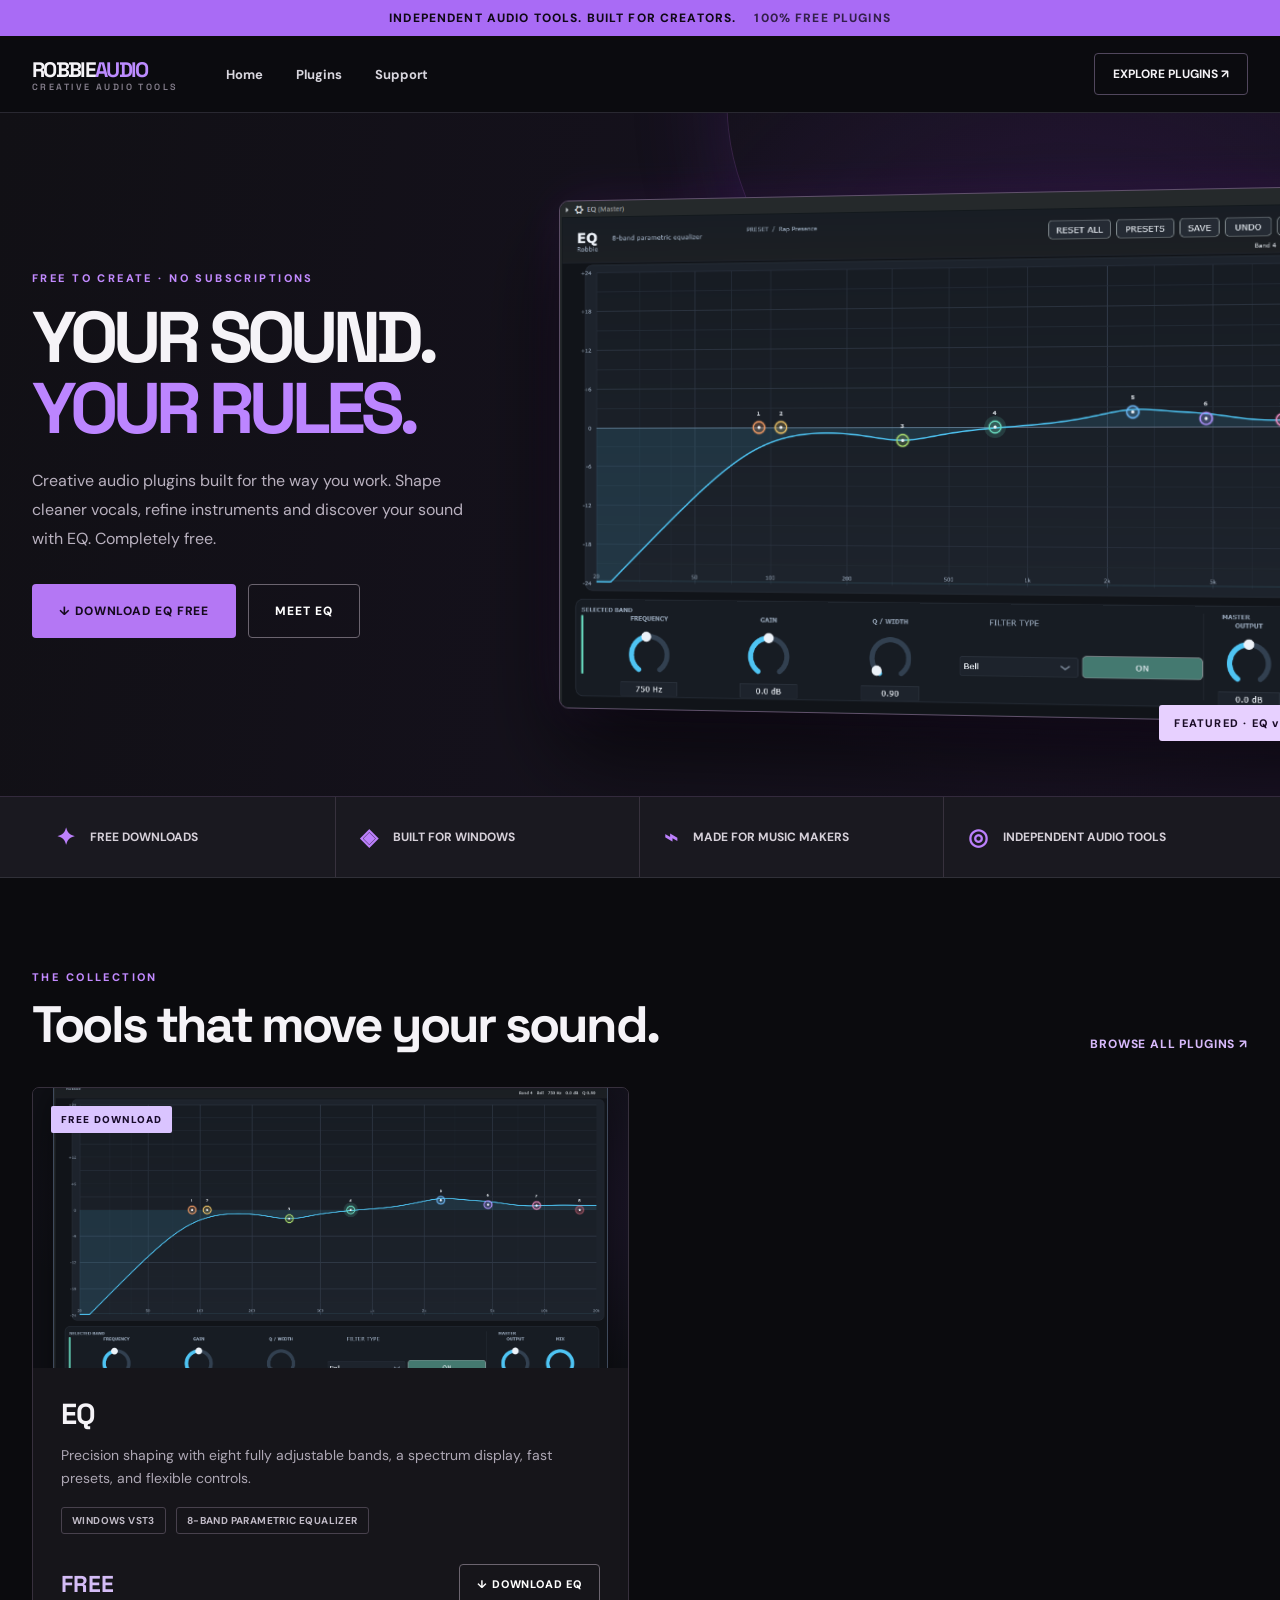
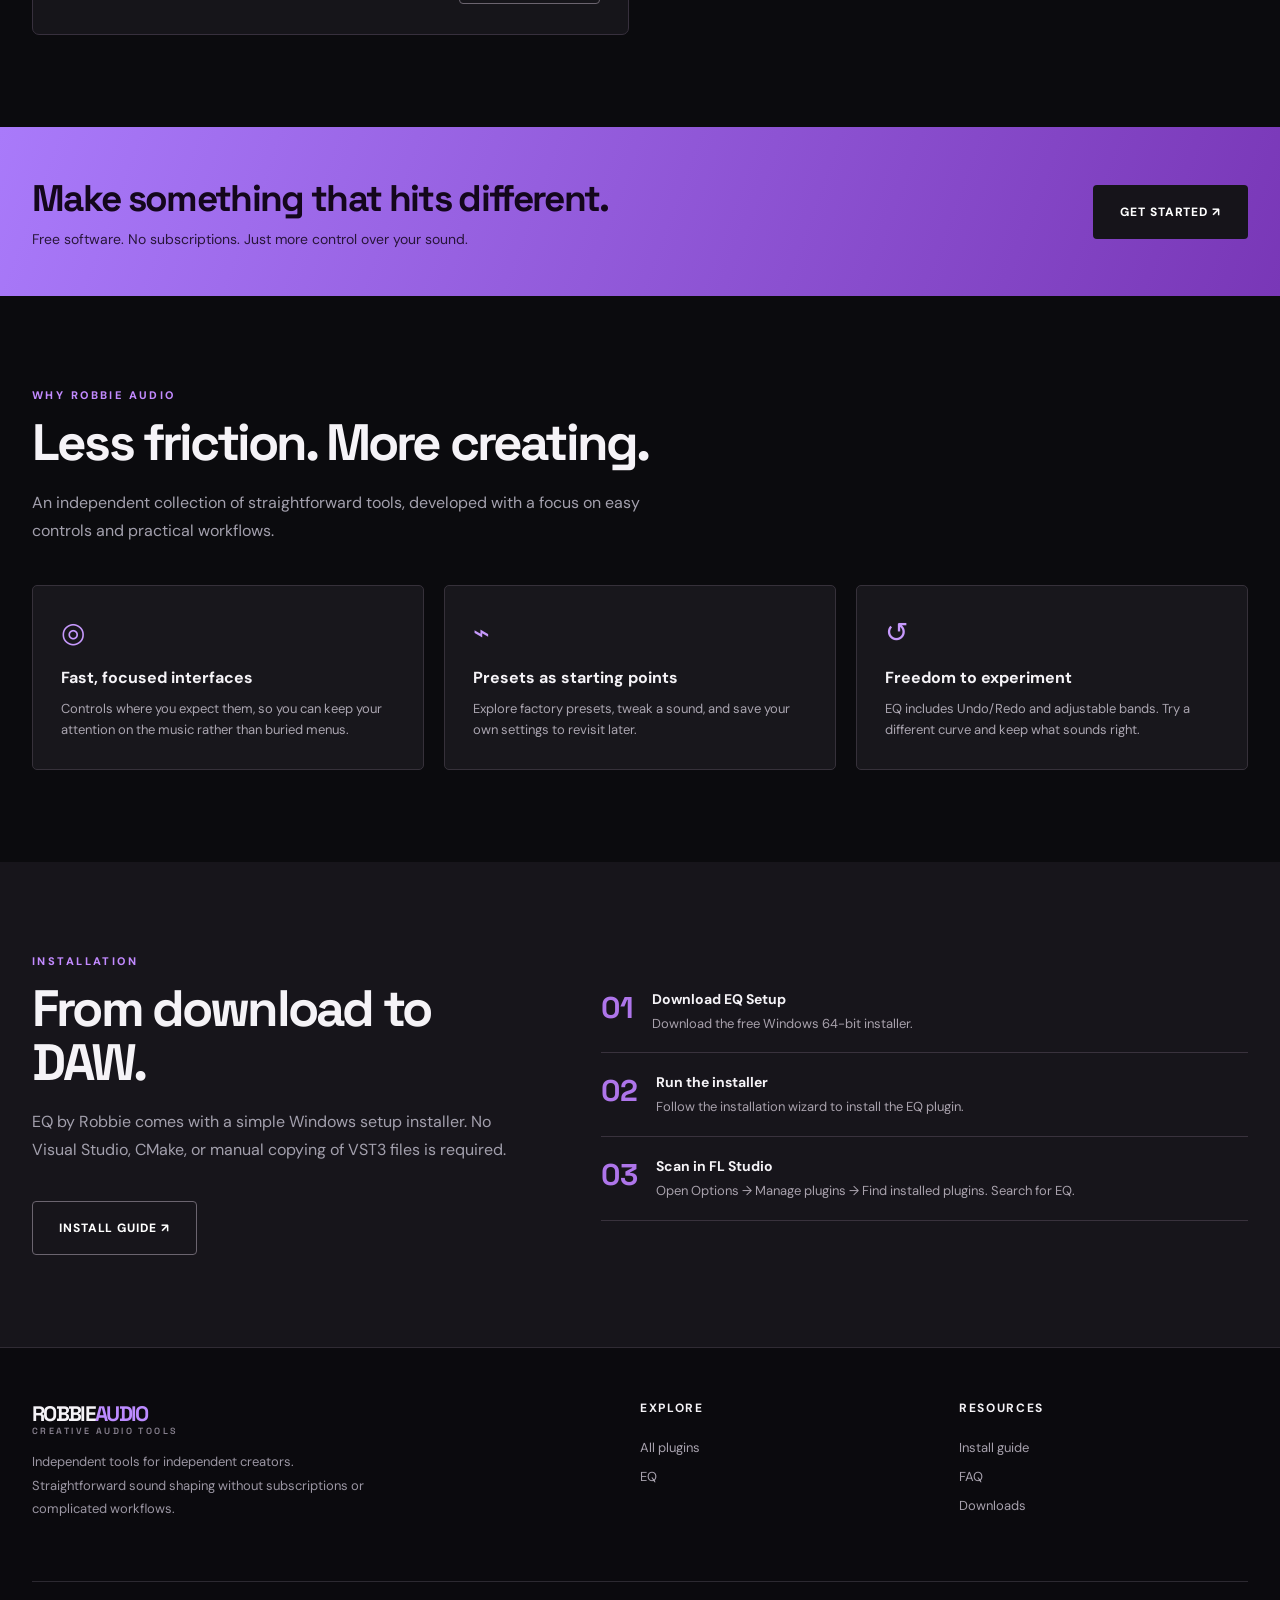
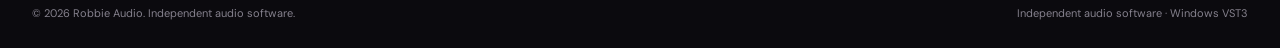
<file: index.html>
<!doctype html><html lang="en"><head><meta charset="UTF-8"><meta name="viewport" content="width=device-width,initial-scale=1"><meta name="theme-color" content="#0b0b0e"><meta name="description" content="Robbie Audio makes creative audio plugins for producers. Explore EQ, a free parametric equalizer for Windows VST3."><link rel="icon" type="image/svg+xml" href="assets/favicon.svg"><link rel="stylesheet" href="assets/style.css"><title>Free VST Plugins | Robbie Audio</title></head><body><div class="announcement">INDEPENDENT AUDIO TOOLS. BUILT FOR CREATORS. <span>100% FREE PLUGINS</span></div><header class="site-header"><nav class="nav container" aria-label="Main navigation"><a href="index.html" class="logo">ROBBIE<span>AUDIO</span><small>CREATIVE AUDIO TOOLS</small></a><div class="nav-links"><a href="index.html">Home</a><a href="plugins.html">Plugins</a><a href="support.html">Support</a></div><div class="nav-actions"><a class="nav-pill" href="plugins.html">EXPLORE PLUGINS ↗</a><button data-menu class="menu-btn" aria-label="Toggle navigation" aria-expanded="false">☰</button></div></nav></header><main><section class="hero"><div class="container hero-inner"><div><div class="eyebrow">FREE TO CREATE · NO SUBSCRIPTIONS</div><h1>YOUR SOUND.<br><em>YOUR RULES.</em></h1><p>Creative audio plugins built for the way you work. Shape cleaner vocals, refine instruments and discover your sound with EQ. Completely free.</p><div class="hero-actions"><a class="btn btn-primary" href="downloads/EQ_by_Robbie_v1.4_Setup.exe" download>↓ DOWNLOAD EQ FREE</a><a class="btn btn-outline" href="eq.html">MEET EQ</a></div></div><div class="hero-visual"><img src="assets/eq-actual.png" alt="Actual EQ by Robbie plugin interface showing 8 EQ nodes, curve and controls"><span class="visual-tag">FEATURED · EQ v1.4</span></div></div></section>
<div class="stat-strip"><div class="container stats"><div class="stat"><span class="stat-symbol">✦</span>FREE DOWNLOADS</div><div class="stat"><span class="stat-symbol">◈</span>BUILT FOR WINDOWS</div><div class="stat"><span class="stat-symbol">⌁</span>MADE FOR MUSIC MAKERS</div><div class="stat"><span class="stat-symbol">◎</span>INDEPENDENT AUDIO TOOLS</div></div></div>
<section class="section" id="plugins"><div class="container"><div class="section-header"><div><div class="eyebrow">THE COLLECTION</div><h2 class="section-title">Tools that move your sound.</h2></div><a class="text-link" href="plugins.html">BROWSE ALL PLUGINS ↗</a></div><div class="product-grid"><article class="product-card" data-product data-category="equalizer" data-search="eq 8-band parametric equalizer vocals 808 mixing mastering filter free windows vst3"><a href="eq.html" class="product-image " aria-label="View EQ"><span class="product-badge">FREE DOWNLOAD</span><img src="assets/eq-actual.png" loading="lazy" alt="Actual EQ by Robbie VST3 interface screenshot"></a><div class="product-info"><h3>EQ</h3><p>Precision shaping with eight fully adjustable bands, a spectrum display, fast presets, and flexible controls.</p><div class="product-meta"><span class="chip">WINDOWS VST3</span><span class="chip">8-BAND PARAMETRIC EQUALIZER</span></div><div class="product-footer"><span class="free">FREE</span><a class="btn btn-outline btn-sm" href="downloads/EQ_by_Robbie_v1.4_Setup.exe" download>↓ DOWNLOAD EQ</a></div></div></article></div></div></section>
<section class="wide-banner"><div class="container banner-inner"><div><h2>Make something that hits different.</h2><p>Free software. No subscriptions. Just more control over your sound.</p></div><a class="btn btn-dark" href="plugins.html">GET STARTED ↗</a></div></section>
<section class="section"><div class="container"><div class="eyebrow">WHY ROBBIE AUDIO</div><h2 class="section-title">Less friction. More creating.</h2><p class="section-description">An independent collection of straightforward tools, developed with a focus on easy controls and practical workflows.</p><div class="feature-grid"><div class="feature"><span class="feature-icon">◎</span><b>Fast, focused interfaces</b><p>Controls where you expect them, so you can keep your attention on the music rather than buried menus.</p></div><div class="feature"><span class="feature-icon">⌁</span><b>Presets as starting points</b><p>Explore factory presets, tweak a sound, and save your own settings to revisit later.</p></div><div class="feature"><span class="feature-icon">↺</span><b>Freedom to experiment</b><p>EQ includes Undo/Redo and adjustable bands. Try a different curve and keep what sounds right.</p></div></div></div></section>
<section class="section support-preview"><div class="container support-cols"><div><div class="eyebrow">INSTALLATION</div><h2 class="section-title">From download to DAW.</h2><p class="section-description">EQ by Robbie comes with a simple Windows setup installer. No Visual Studio, CMake, or manual copying of VST3 files is required.</p><a href="support.html" class="btn btn-outline" style="margin-top:21px">INSTALL GUIDE ↗</a></div><div class="steps"><div class="step"><div class="step-num">01</div><div><strong>Download EQ Setup</strong><p>Download the free Windows 64-bit installer.</p></div></div><div class="step"><div class="step-num">02</div><div><strong>Run the installer</strong><p>Follow the installation wizard to install the EQ plugin.</p></div></div><div class="step"><div class="step-num">03</div><div><strong>Scan in FL Studio</strong><p>Open Options → Manage plugins → Find installed plugins. Search for EQ.</p></div></div></div></div></section></main><footer class="footer"><div class="container"><div class="footer-grid"><div><a class="logo" href="index.html">ROBBIE<span>AUDIO</span><small>CREATIVE AUDIO TOOLS</small></a><p>Independent tools for independent creators. Straightforward sound shaping without subscriptions or complicated workflows.</p></div><div><h4>Explore</h4><a class="sub" href="plugins.html">All plugins</a><a class="sub" href="eq.html">EQ</a></div><div><h4>Resources</h4><a class="sub" href="support.html">Install guide</a><a class="sub" href="support.html#faq">FAQ</a><a class="sub" href="support.html#downloads">Downloads</a></div></div><div class="footer-bottom"><div>© 2026 Robbie Audio. Independent audio software.</div><div>Independent audio software · Windows VST3</div></div></div></footer><script src="assets/site.js" defer></script></body></html>
</file>
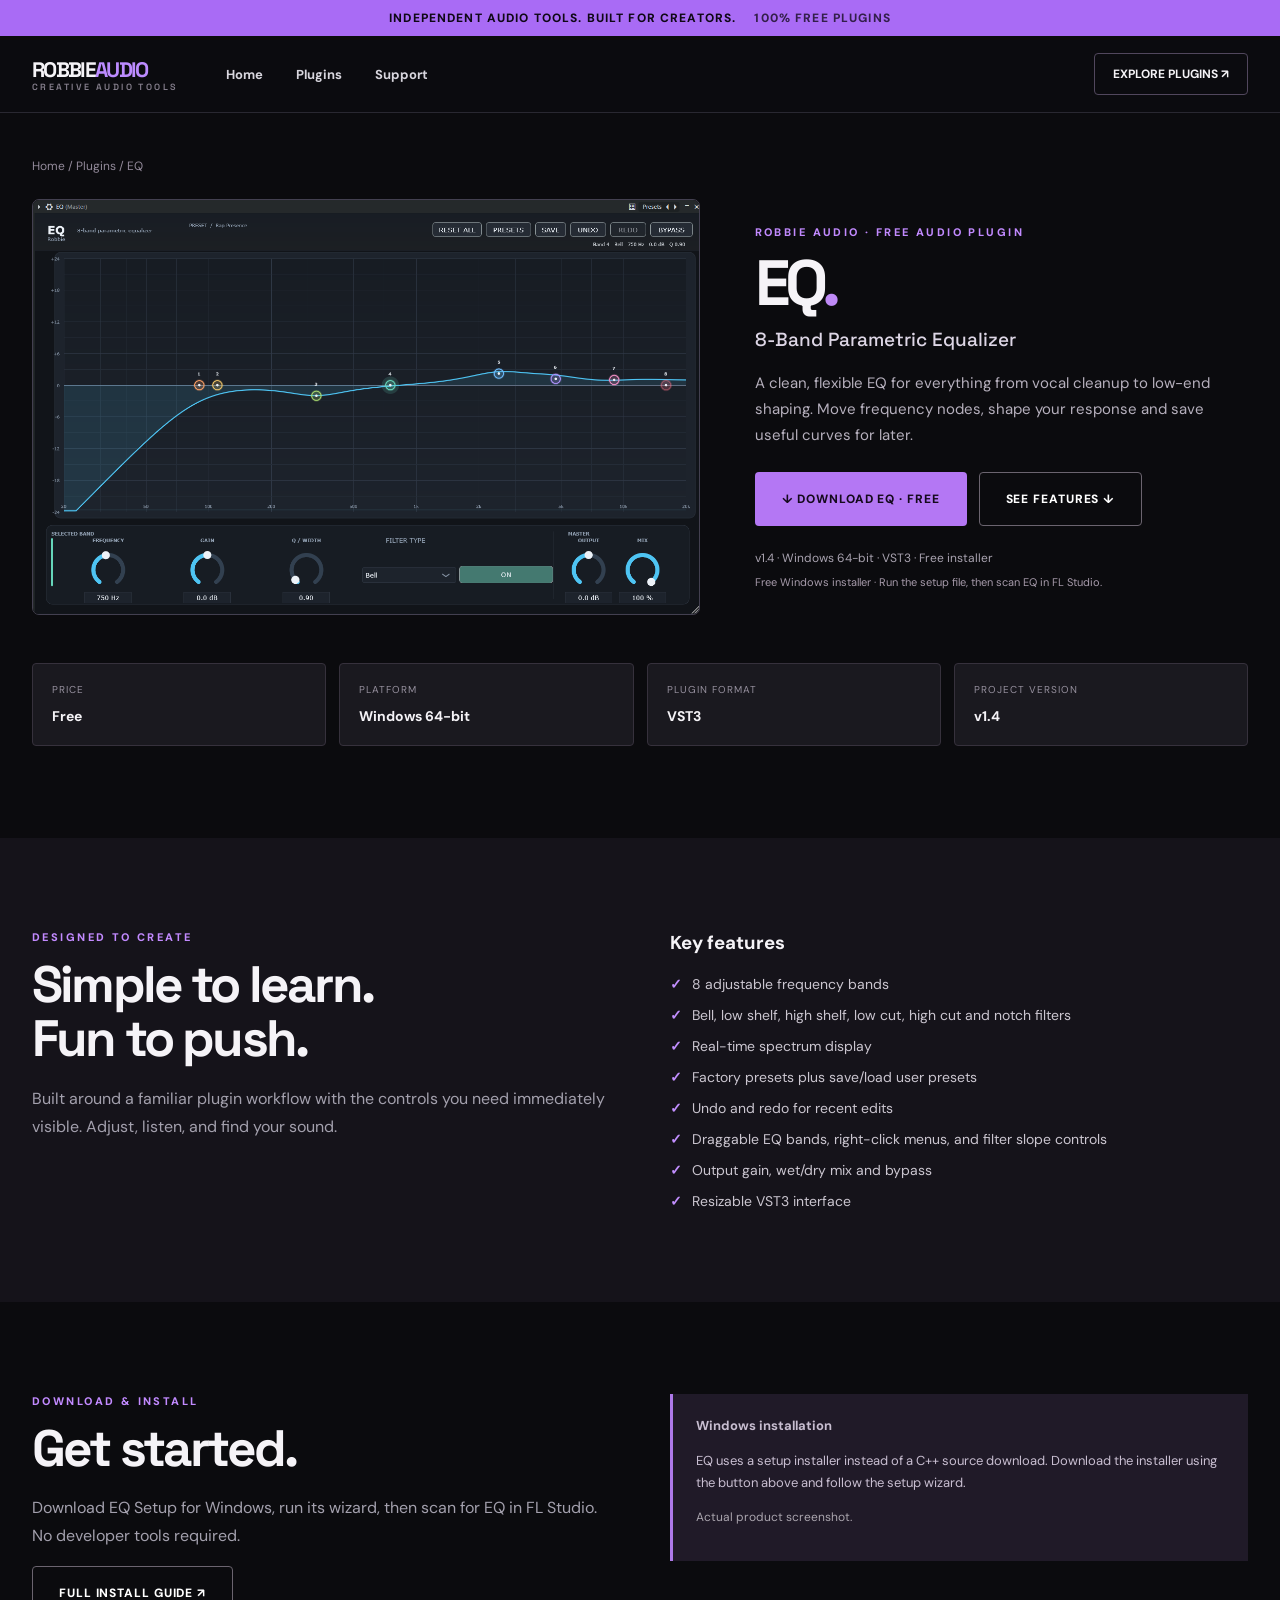
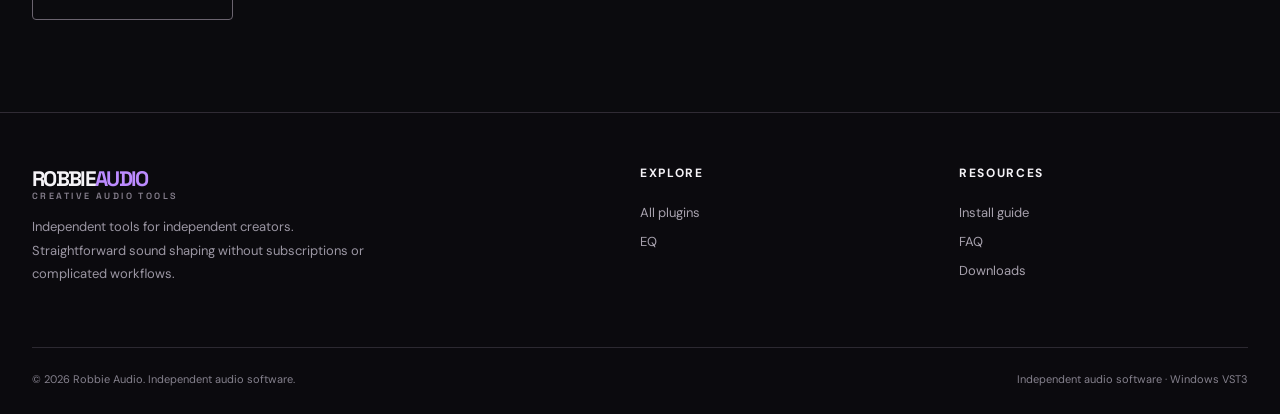
<file: eq.html>
<!doctype html><html lang="en"><head><meta charset="UTF-8"><meta name="viewport" content="width=device-width,initial-scale=1"><meta name="theme-color" content="#0b0b0e"><meta name="description" content="Robbie Audio makes creative audio plugins for producers. Explore EQ, a free parametric equalizer for Windows VST3."><link rel="icon" type="image/svg+xml" href="assets/favicon.svg"><link rel="stylesheet" href="assets/style.css"><title>EQ — Parametric Equalizer | Robbie Audio</title></head><body><div class="announcement">INDEPENDENT AUDIO TOOLS. BUILT FOR CREATORS. <span>100% FREE PLUGINS</span></div><header class="site-header"><nav class="nav container" aria-label="Main navigation"><a href="index.html" class="logo">ROBBIE<span>AUDIO</span><small>CREATIVE AUDIO TOOLS</small></a><div class="nav-links"><a href="index.html">Home</a><a href="plugins.html">Plugins</a><a href="support.html">Support</a></div><div class="nav-actions"><a class="nav-pill" href="plugins.html">EXPLORE PLUGINS ↗</a><button data-menu class="menu-btn" aria-label="Toggle navigation" aria-expanded="false">☰</button></div></nav></header><main><section class="section" style="padding-top:45px"><div class="container"><div class="breadcrumb"><a href="index.html">Home</a> / <a href="plugins.html">Plugins</a> / EQ</div><div class="detail-layout"><div class="detail-preview"><img src="assets/eq-actual.png" alt="Actual EQ by Robbie plugin interface"></div><div class="detail-copy"><div class="eyebrow">ROBBIE AUDIO · FREE AUDIO PLUGIN</div><h1>EQ<span style="color:#bf8af6">.</span></h1><h2>8-Band Parametric Equalizer</h2><p>A clean, flexible EQ for everything from vocal cleanup to low-end shaping. Move frequency nodes, shape your response and save useful curves for later.</p><div class="detail-actions"><a href="downloads/EQ_by_Robbie_v1.4_Setup.exe" class="btn btn-primary" download>↓ DOWNLOAD EQ · FREE</a><a href="#features" class="btn btn-outline">SEE FEATURES ↓</a></div><div class="small-info">v1.4 · Windows 64-bit · VST3 · Free installer</div><div class="release-note">Free Windows installer · Run the setup file, then scan EQ in FL Studio.</div></div></div><div class="spec-grid"><div class="spec"><small>PRICE</small><strong>Free</strong></div><div class="spec"><small>PLATFORM</small><strong>Windows 64-bit</strong></div><div class="spec"><small>PLUGIN FORMAT</small><strong>VST3</strong></div><div class="spec"><small>PROJECT VERSION</small><strong>v1.4</strong></div></div></div></section><section class="section" id="features" style="background:#15131a"><div class="container two-col"><div><div class="eyebrow">DESIGNED TO CREATE</div><h2 class="section-title">Simple to learn.<br>Fun to push.</h2><p class="section-description">Built around a familiar plugin workflow with the controls you need immediately visible. Adjust, listen, and find your sound.</p></div><div><h3 style="margin:0 0 20px">Key features</h3><ul class="checklist"><li>8 adjustable frequency bands</li><li>Bell, low shelf, high shelf, low cut, high cut and notch filters</li><li>Real-time spectrum display</li><li>Factory presets plus save/load user presets</li><li>Undo and redo for recent edits</li><li>Draggable EQ bands, right-click menus, and filter slope controls</li><li>Output gain, wet/dry mix and bypass</li><li>Resizable VST3 interface</li></ul></div></div></section><section class="section"><div class="container two-col"><div><div class="eyebrow">DOWNLOAD & INSTALL</div><h2 class="section-title">Get started.</h2><p class="section-description">Download EQ Setup for Windows, run its wizard, then scan for EQ in FL Studio. No developer tools required.</p><a class="btn btn-outline" href="support.html">FULL INSTALL GUIDE ↗</a></div><div><div class="note"><strong>Windows installation</strong><p>EQ uses a setup installer instead of a C++ source download. Download the installer using the button above and follow the setup wizard.</p><p class="legal">Actual product screenshot.</p></div></div></div></section></main><footer class="footer"><div class="container"><div class="footer-grid"><div><a class="logo" href="index.html">ROBBIE<span>AUDIO</span><small>CREATIVE AUDIO TOOLS</small></a><p>Independent tools for independent creators. Straightforward sound shaping without subscriptions or complicated workflows.</p></div><div><h4>Explore</h4><a class="sub" href="plugins.html">All plugins</a><a class="sub" href="eq.html">EQ</a></div><div><h4>Resources</h4><a class="sub" href="support.html">Install guide</a><a class="sub" href="support.html#faq">FAQ</a><a class="sub" href="support.html#downloads">Downloads</a></div></div><div class="footer-bottom"><div>© 2026 Robbie Audio. Independent audio software.</div><div>Independent audio software · Windows VST3</div></div></div></footer><script src="assets/site.js" defer></script></body></html>
</file>
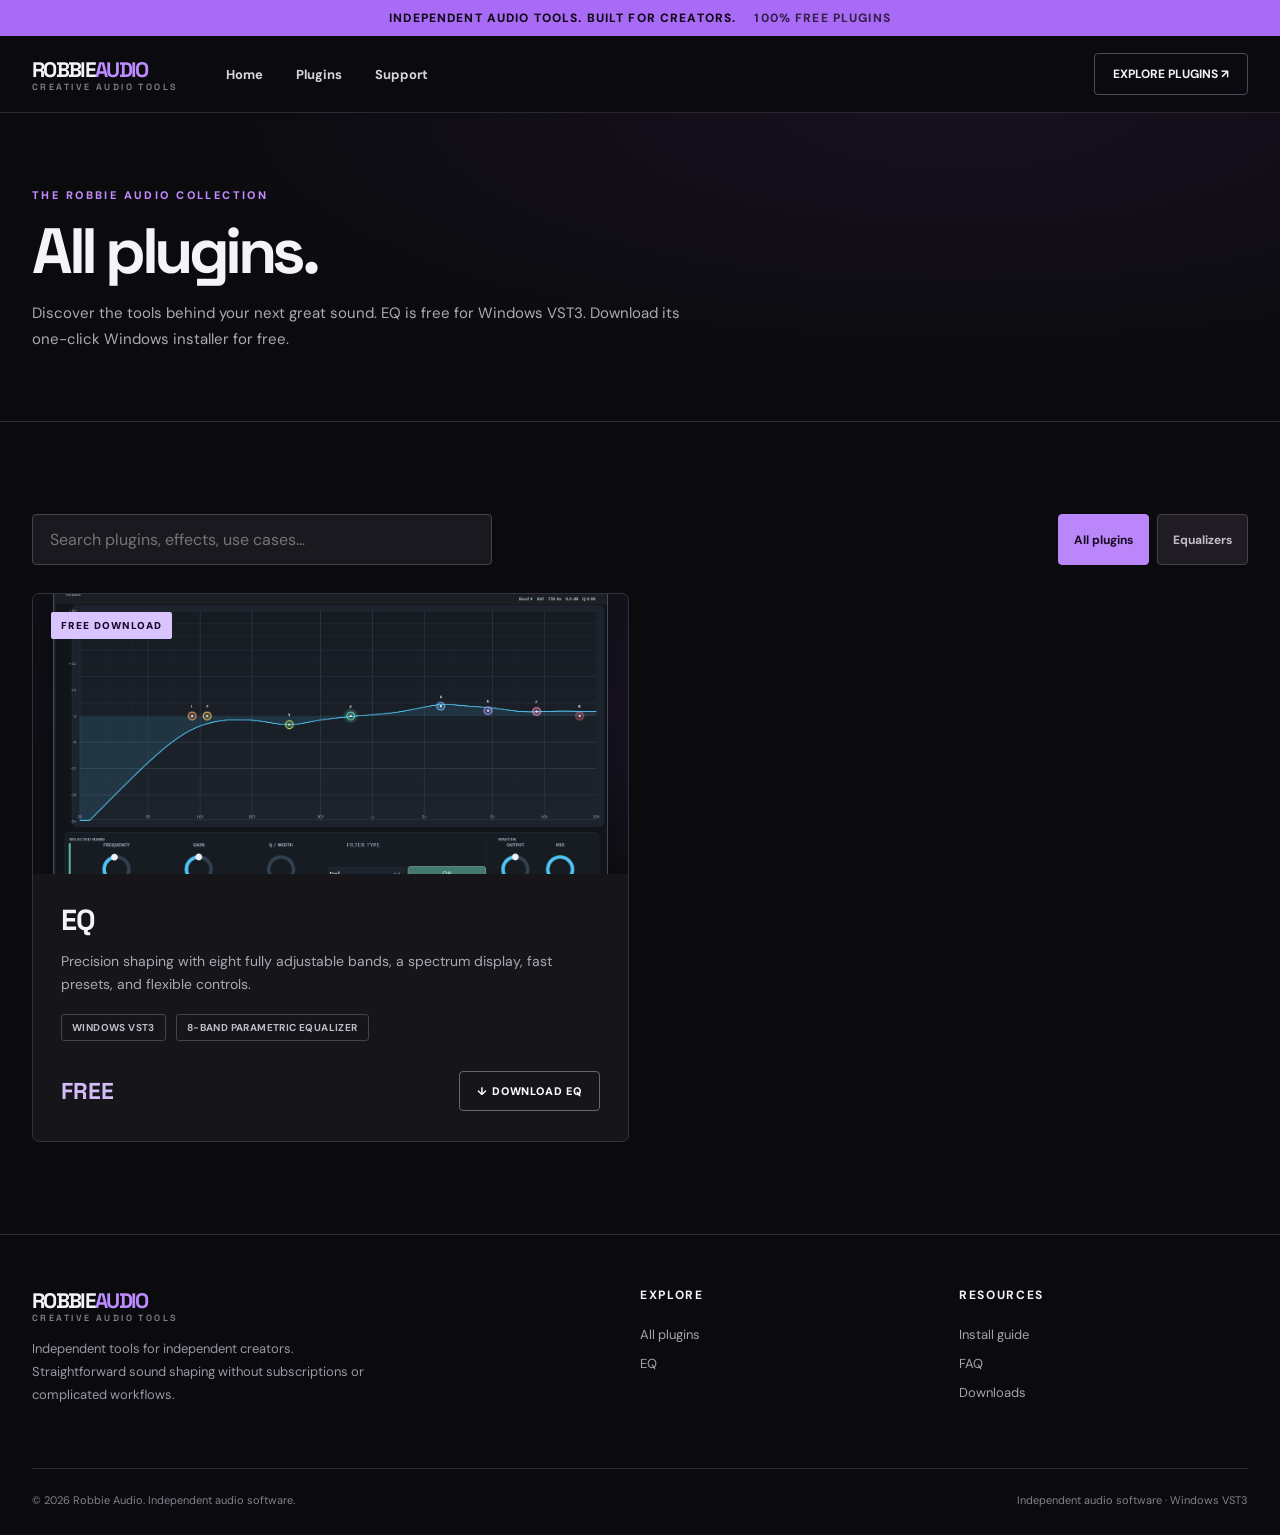
<file: plugins.html>
<!doctype html><html lang="en"><head><meta charset="UTF-8"><meta name="viewport" content="width=device-width,initial-scale=1"><meta name="theme-color" content="#0b0b0e"><meta name="description" content="Robbie Audio makes creative audio plugins for producers. Explore EQ, a free parametric equalizer for Windows VST3."><link rel="icon" type="image/svg+xml" href="assets/favicon.svg"><link rel="stylesheet" href="assets/style.css"><title>All Plugins | Robbie Audio</title></head><body><div class="announcement">INDEPENDENT AUDIO TOOLS. BUILT FOR CREATORS. <span>100% FREE PLUGINS</span></div><header class="site-header"><nav class="nav container" aria-label="Main navigation"><a href="index.html" class="logo">ROBBIE<span>AUDIO</span><small>CREATIVE AUDIO TOOLS</small></a><div class="nav-links"><a href="index.html">Home</a><a href="plugins.html">Plugins</a><a href="support.html">Support</a></div><div class="nav-actions"><a class="nav-pill" href="plugins.html">EXPLORE PLUGINS ↗</a><button data-menu class="menu-btn" aria-label="Toggle navigation" aria-expanded="false">☰</button></div></nav></header><main><section class="page-hero"><div class="container"><div class="eyebrow">THE ROBBIE AUDIO COLLECTION</div><h1>All plugins.</h1><p>Discover the tools behind your next great sound. EQ is free for Windows VST3. Download its one-click Windows installer for free.</p></div></section><section class="section"><div class="container"><div class="catalog-toolbar"><input data-search class="searchbox" type="search" placeholder="Search plugins, effects, use cases…" aria-label="Search plugins"><div class="filters" role="group" aria-label="Filter by category"><button class="filter active" aria-pressed="true" data-filter="all">All plugins</button><button class="filter" aria-pressed="false" data-filter="equalizer">Equalizers</button></div></div><div class="product-grid"><article class="product-card" data-product data-category="equalizer" data-search="eq 8-band parametric equalizer vocals 808 mixing mastering filter free windows vst3"><a href="eq.html" class="product-image " aria-label="View EQ"><span class="product-badge">FREE DOWNLOAD</span><img src="assets/eq-actual.png" loading="lazy" alt="Actual EQ by Robbie VST3 interface screenshot"></a><div class="product-info"><h3>EQ</h3><p>Precision shaping with eight fully adjustable bands, a spectrum display, fast presets, and flexible controls.</p><div class="product-meta"><span class="chip">WINDOWS VST3</span><span class="chip">8-BAND PARAMETRIC EQUALIZER</span></div><div class="product-footer"><span class="free">FREE</span><a class="btn btn-outline btn-sm" href="downloads/EQ_by_Robbie_v1.4_Setup.exe" download>↓ DOWNLOAD EQ</a></div></div></article></div><div class="no-results" data-no-results>No matching plugins. Try another search or filter.</div></div></section></main><footer class="footer"><div class="container"><div class="footer-grid"><div><a class="logo" href="index.html">ROBBIE<span>AUDIO</span><small>CREATIVE AUDIO TOOLS</small></a><p>Independent tools for independent creators. Straightforward sound shaping without subscriptions or complicated workflows.</p></div><div><h4>Explore</h4><a class="sub" href="plugins.html">All plugins</a><a class="sub" href="eq.html">EQ</a></div><div><h4>Resources</h4><a class="sub" href="support.html">Install guide</a><a class="sub" href="support.html#faq">FAQ</a><a class="sub" href="support.html#downloads">Downloads</a></div></div><div class="footer-bottom"><div>© 2026 Robbie Audio. Independent audio software.</div><div>Independent audio software · Windows VST3</div></div></div></footer><script src="assets/site.js" defer></script></body></html>
</file>
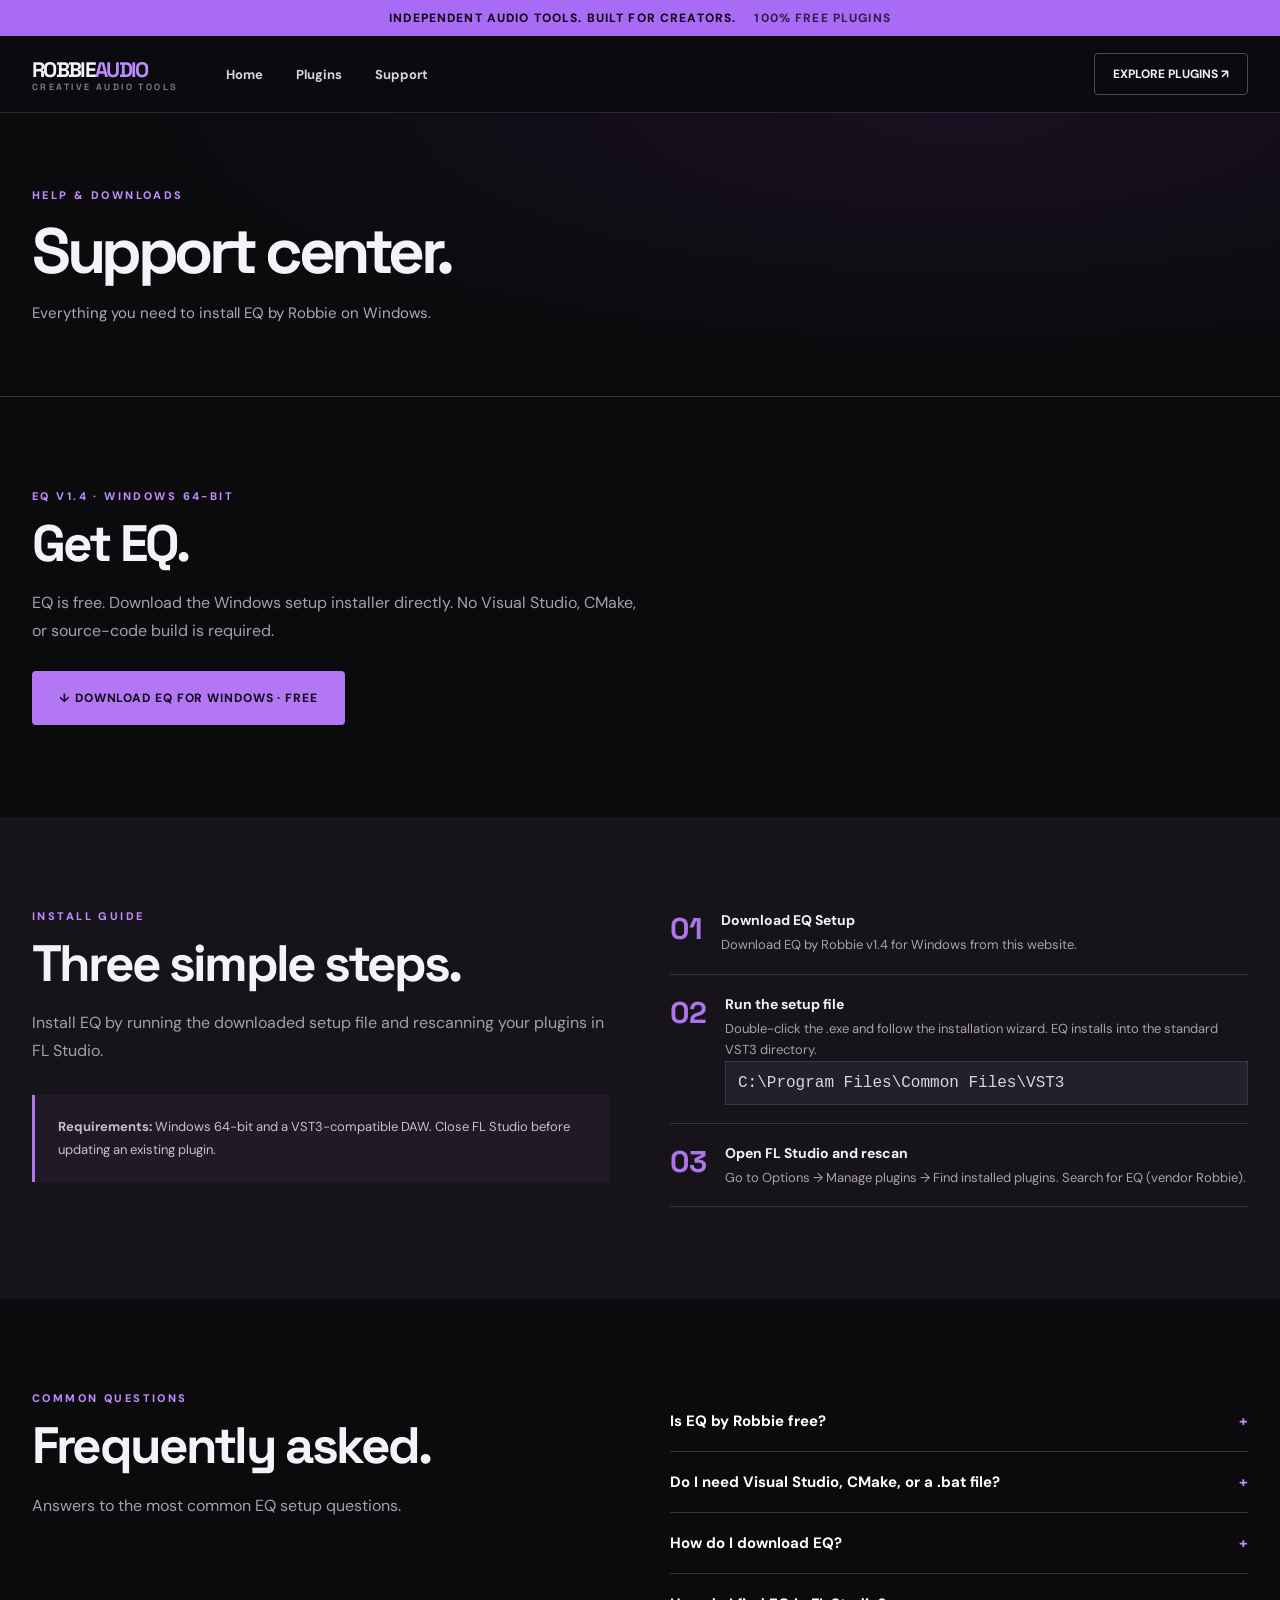
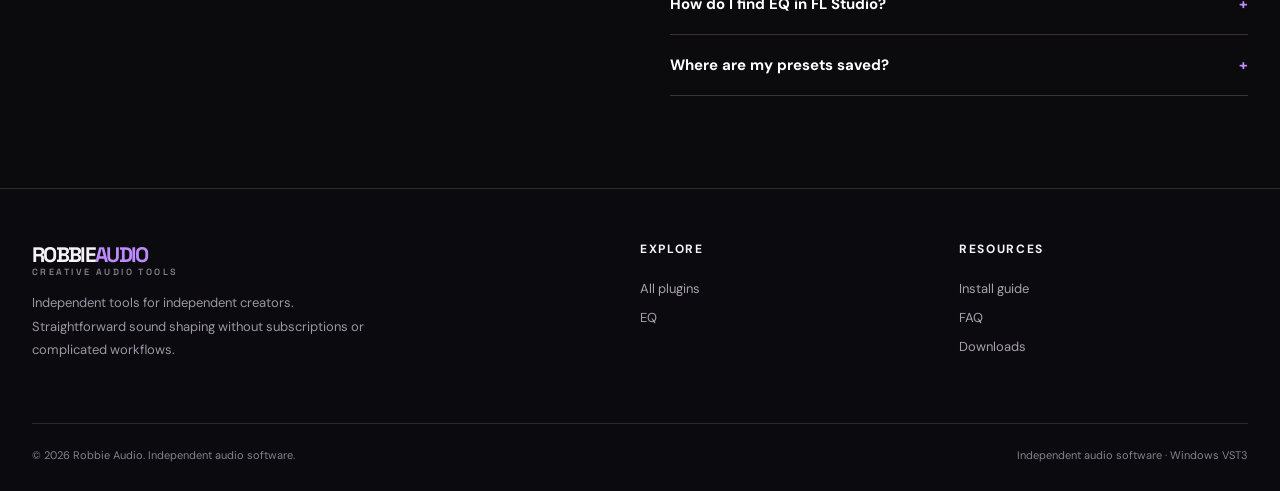
<file: support.html>
<!doctype html><html lang="en"><head><meta charset="UTF-8"><meta name="viewport" content="width=device-width,initial-scale=1"><meta name="theme-color" content="#0b0b0e"><meta name="description" content="Robbie Audio makes creative audio plugins for producers. Explore EQ, a free parametric equalizer for Windows VST3."><link rel="icon" type="image/svg+xml" href="assets/favicon.svg"><link rel="stylesheet" href="assets/style.css"><title>Downloads &amp; Support | Robbie Audio</title></head><body><div class="announcement">INDEPENDENT AUDIO TOOLS. BUILT FOR CREATORS. <span>100% FREE PLUGINS</span></div><header class="site-header"><nav class="nav container" aria-label="Main navigation"><a href="index.html" class="logo">ROBBIE<span>AUDIO</span><small>CREATIVE AUDIO TOOLS</small></a><div class="nav-links"><a href="index.html">Home</a><a href="plugins.html">Plugins</a><a href="support.html">Support</a></div><div class="nav-actions"><a class="nav-pill" href="plugins.html">EXPLORE PLUGINS ↗</a><button data-menu class="menu-btn" aria-label="Toggle navigation" aria-expanded="false">☰</button></div></nav></header><main><section class="page-hero"><div class="container"><div class="eyebrow">HELP & DOWNLOADS</div><h1>Support center.</h1><p>Everything you need to install EQ by Robbie on Windows.</p></div></section>
<section class="section" id="downloads"><div class="container"><div class="eyebrow">EQ v1.4 · WINDOWS 64-BIT</div><h2 class="section-title">Get EQ.</h2><p class="section-description">EQ is free. Download the Windows setup installer directly. No Visual Studio, CMake, or source-code build is required.</p><div style="margin-top:26px"><a href="downloads/EQ_by_Robbie_v1.4_Setup.exe" class="btn btn-primary" download>↓ DOWNLOAD EQ FOR WINDOWS · FREE</a></div></div></section>
<section class="section" style="background:#16131a"><div class="container two-col"><div><div class="eyebrow">INSTALL GUIDE</div><h2 class="section-title">Three simple steps.</h2><p class="section-description">Install EQ by running the downloaded setup file and rescanning your plugins in FL Studio.</p><div class="note" style="margin-top:30px"><strong>Requirements:</strong> Windows 64-bit and a VST3-compatible DAW. Close FL Studio before updating an existing plugin.</div></div><div class="steps"><div class="step"><div class="step-num">01</div><div><strong>Download EQ Setup</strong><p>Download EQ by Robbie v1.4 for Windows from this website.</p></div></div><div class="step"><div class="step-num">02</div><div><strong>Run the setup file</strong><p>Double-click the .exe and follow the installation wizard. EQ installs into the standard VST3 directory.</p><div class="code">C:\Program Files\Common Files\VST3</div></div></div><div class="step"><div class="step-num">03</div><div><strong>Open FL Studio and rescan</strong><p>Go to Options → Manage plugins → Find installed plugins. Search for EQ (vendor Robbie).</p></div></div></div></div></section>
<section class="section" id="faq"><div class="container two-col"><div><div class="eyebrow">COMMON QUESTIONS</div><h2 class="section-title">Frequently asked.</h2><p class="section-description">Answers to the most common EQ setup questions.</p></div><div>
<div class="accordion"><button aria-expanded="false">Is EQ by Robbie free?<span>+</span></button><div class="answer">Yes. EQ is free to download and use. No subscriptions are required.</div></div>
<div class="accordion"><button aria-expanded="false">Do I need Visual Studio, CMake, or a .bat file?<span>+</span></button><div class="answer">No. The release uses a Windows setup installer. Simply run the .exe.</div></div>
<div class="accordion"><button aria-expanded="false">How do I download EQ?<span>+</span></button><div class="answer">Click Download EQ for Windows above to save the free setup file, then double-click the installer and follow its instructions.</div></div>
<div class="accordion"><button aria-expanded="false">How do I find EQ in FL Studio?<span>+</span></button><div class="answer">Open Options → Manage plugins → Find installed plugins, then search for EQ. It should appear as a VST3 effect from Robbie.</div></div>
<div class="accordion"><button aria-expanded="false">Where are my presets saved?<span>+</span></button><div class="answer">User presets are stored under %APPDATA%\Robbie\EQ\Presets.</div></div>
</div></div></section></main><footer class="footer"><div class="container"><div class="footer-grid"><div><a class="logo" href="index.html">ROBBIE<span>AUDIO</span><small>CREATIVE AUDIO TOOLS</small></a><p>Independent tools for independent creators. Straightforward sound shaping without subscriptions or complicated workflows.</p></div><div><h4>Explore</h4><a class="sub" href="plugins.html">All plugins</a><a class="sub" href="eq.html">EQ</a></div><div><h4>Resources</h4><a class="sub" href="support.html">Install guide</a><a class="sub" href="support.html#faq">FAQ</a><a class="sub" href="support.html#downloads">Downloads</a></div></div><div class="footer-bottom"><div>© 2026 Robbie Audio. Independent audio software.</div><div>Independent audio software · Windows VST3</div></div></div></footer><script src="assets/site.js" defer></script></body></html>
</file>
<file: assets/style.css>
@import url('https://fonts.googleapis.com/css2?family=DM+Sans:wght@400;500;600;700&family=Space+Grotesk:wght@400;500;600;700&display=swap');
:root{--bg:#0b0b0e;--panel:#15151a;--panel2:#202027;--stroke:#35343d;--text:#f5f3f7;--muted:#a3a0ad;--violet:#b676ff;--violet2:#7b39e8;--green:#b7f498;--max:1232px}*{box-sizing:border-box}html{scroll-behavior:smooth}body{margin:0;background:var(--bg);color:var(--text);font-family:'DM Sans',Arial,sans-serif;-webkit-font-smoothing:antialiased}button,input{font:inherit}a{color:inherit;text-decoration:none}button{cursor:pointer}::selection{background:#a66afa;color:#111}.container{width:min(var(--max),calc(100% - 64px));margin:auto}.announcement{background:#a96bf5;color:#0f0816;text-align:center;padding:10px 16px;font-size:12px;font-weight:800;letter-spacing:.095em}.announcement span{margin-left:14px;opacity:.76}.site-header{position:sticky;top:0;z-index:20;background:rgba(12,12,16,.94);border-bottom:1px solid #292831;backdrop-filter:blur(18px)}.nav{height:76px;display:flex;align-items:center;gap:48px}.logo{font-family:'Space Grotesk',sans-serif;font-size:21px;font-weight:700;letter-spacing:-.08em;white-space:nowrap}.logo span{color:#bc8bff}.logo small{display:block;font-size:9px;letter-spacing:.27em;color:#87808e;margin-top:-2px;font-weight:600}.nav-links{display:flex;align-items:center;gap:33px;flex:1}.nav-links a{font-size:13px;color:#d8d6de;font-weight:700;transition:color .2s}.nav-links a:hover,.nav-links a.active{color:#c99aff}.nav-actions{display:flex;align-items:center;gap:16px}.nav-pill{border:1px solid #51475d;padding:12px 18px;border-radius:4px;font-size:12px;font-weight:700;white-space:nowrap}.nav-pill:hover{background:#231b2c}.menu-btn{display:none;color:white;background:none;border:0;font-size:27px}.section{padding:92px 0}.eyebrow{font-size:11px;font-weight:800;letter-spacing:.22em;color:#c28aff;text-transform:uppercase}.eyebrow.dark{color:#6c29bb}.section-title{font:700 clamp(34px,4vw,52px)/1.06 'Space Grotesk',sans-serif;letter-spacing:-.055em;margin:14px 0 18px}.section-description{color:var(--muted);line-height:1.75;max-width:620px}.btn{display:inline-flex;align-items:center;justify-content:center;gap:12px;border-radius:4px;border:1px solid transparent;font-weight:800;font-size:12px;letter-spacing:.075em;text-transform:uppercase;padding:18px 26px;transition:transform .15s,background .15s,box-shadow .15s}.btn:hover{transform:translateY(-2px)}.btn-primary{background:#b477f4;color:#150a1d}.btn-primary:hover{background:#cf9dff;box-shadow:0 8px 25px #b477f433}.btn-outline{border-color:#6b646f;background:transparent;color:white}.btn-outline:hover{border-color:#d8a9ff;background:#ffffff0a}.btn-dark{background:#16141a;color:#fff}.btn-sm{padding:12px 17px;font-size:11px}.hero{position:relative;overflow:hidden;background:radial-gradient(ellipse 42% 72% at 83% 40%,#5d278d42,transparent 85%),linear-gradient(100deg,#111015,#15111d 58%,#1a1225);border-bottom:1px solid #332a3d}.hero:after{content:'';position:absolute;right:-250px;top:-360px;width:800px;height:650px;border:1px solid #78459755;transform:rotate(-20deg);border-radius:45%;box-shadow:0 0 100px #6c2db633;pointer-events:none}.hero-inner{position:relative;z-index:1;display:grid;grid-template-columns:41% 59%;align-items:center;gap:14px;min-height:568px;padding:80px 0}.hero h1{font:700 clamp(54px,5.6vw,82px)/.99 'Space Grotesk',sans-serif;letter-spacing:-.07em;margin:17px 0 23px}.hero h1 em{font-style:normal;color:#bc85ff}.hero p{font-size:16px;color:#b9b1bf;line-height:1.8;max-width:450px;margin:0 0 30px}.hero-actions{display:flex;gap:12px;flex-wrap:wrap}.hero-visual{position:relative;min-width:0}.hero-visual img{width:117%;max-width:none;border:1px solid #60516b;border-radius:10px;box-shadow:0 45px 95px #000a,0 0 50px #9238de24;transform:perspective(1200px) rotateY(-5deg);display:block}.visual-tag{position:absolute;right:-7%;bottom:-25px;background:#e7d0ff;color:#1b0d27;padding:11px 15px;border-radius:3px;font-weight:800;font-size:11px;letter-spacing:.11em}.stat-strip{background:#1a1920;border-bottom:1px solid #303038}.stats{display:grid;grid-template-columns:repeat(4,1fr)}.stat{padding:25px 24px;border-right:1px solid #37313d;display:flex;align-items:center;gap:15px;font-size:12px;font-weight:700;color:#d6d0d9}.stat:last-child{border:0}.stat-symbol{color:#bc80fc;font-size:23px}.section-header{display:flex;align-items:end;justify-content:space-between;gap:25px;margin-bottom:35px}.section-header .section-title{margin-bottom:0}.text-link{font-size:12px;font-weight:800;letter-spacing:.07em;white-space:nowrap;color:#d7b9fa}.text-link:hover{color:white}.product-grid{display:grid;grid-template-columns:repeat(2,minmax(0,1fr));gap:22px}.product-card{border:1px solid #37303d;background:#16151a;border-radius:7px;overflow:hidden;transition:transform .2s,border-color .2s;display:flex;flex-direction:column}.product-card:hover{transform:translateY(-5px);border-color:#9462bd}.product-image{height:280px;position:relative;overflow:hidden;display:flex;align-items:center;justify-content:center;background:radial-gradient(ellipse at 70% 40%,#4d2b704a,transparent 75%),#101117;padding:20px}.product-image img{width:100%;border:1px solid #3f4a5c;border-radius:4px;box-shadow:0 30px 50px #0009}.product-image.darkwave{background:radial-gradient(ellipse at 53% 50%,#67284855,transparent 70%),#100e15}.product-badge{position:absolute;top:18px;left:18px;background:#dac4ff;color:#190b2b;border-radius:2px;padding:7px 10px;font-weight:900;letter-spacing:.11em;font-size:10px;z-index:2}.product-info{padding:27px 28px 30px;display:flex;flex-direction:column;gap:12px;flex:1}.product-info h3{font:700 29px 'Space Grotesk',sans-serif;letter-spacing:-.045em;margin:0}.product-info p{color:#ada7b4;font-size:14px;line-height:1.65;margin:0;flex:1}.product-meta{display:flex;gap:10px;flex-wrap:wrap;margin:5px 0}.chip{font-size:10px;border:1px solid #48414d;padding:6px 10px;border-radius:3px;color:#c1bbc7;font-weight:700;letter-spacing:.04em}.product-footer{display:flex;align-items:center;justify-content:space-between;gap:14px;margin-top:13px}.free{color:#d4bcf6;font-family:'Space Grotesk',sans-serif;font-size:23px;font-weight:700}.waveart{width:100%;height:100%;min-height:190px;display:grid;place-items:center;position:relative;overflow:hidden}.waveart .name{position:absolute;top:28px;left:30px;z-index:2;font:700 31px 'Space Grotesk',sans-serif;letter-spacing:-.055em}.waveart .maker{position:absolute;top:67px;left:31px;z-index:2;color:#afa3b4;font-size:11px}.waveart canvas{width:100%;height:100%}.wide-banner{background:linear-gradient(110deg,#a97afa,#7937b7);padding:48px 0;color:#14071c}.banner-inner{display:flex;align-items:center;justify-content:space-between;gap:40px}.banner-inner h2{font:700 37px 'Space Grotesk',sans-serif;letter-spacing:-.045em;margin:0 0 8px}.banner-inner p{margin:0;opacity:.85;font-size:14px}.feature-grid{display:grid;grid-template-columns:repeat(3,1fr);gap:20px;margin-top:40px}.feature{border:1px solid #36313a;border-radius:5px;padding:28px;background:#18171c}.feature b{display:block;font-size:16px;margin:16px 0 10px}.feature p{color:#aaa5b0;font-size:13px;line-height:1.65;margin:0}.feature-icon{font-size:28px;color:#c699fc}.support-preview{background:#17151b}.support-cols{display:grid;grid-template-columns:.85fr 1.15fr;gap:90px;align-items:center}.steps{display:grid;gap:18px}.step{display:flex;gap:18px;border-bottom:1px solid #39323d;padding:0 0 18px}.step-num{font:700 30px 'Space Grotesk';color:#ae75ea}.step strong{font-size:14px}.step p{margin:5px 0 0;color:#a8a1ac;line-height:1.6;font-size:13px}.footer{padding:52px 0 28px;background:#0b0a0e;border-top:1px solid #302b34}.footer-grid{display:grid;grid-template-columns:2fr 1fr 1fr;gap:30px}.footer p{max-width:350px;font-size:13px;line-height:1.8;color:#9b96a3}.footer h4{font-size:12px;text-transform:uppercase;letter-spacing:.14em;margin:0 0 17px}.footer a.sub{display:block;color:#a7a1ad;font-size:13px;padding:6px 0}.footer a.sub:hover{color:white}.footer-bottom{margin-top:48px;border-top:1px solid #2c2931;padding-top:24px;display:flex;justify-content:space-between;gap:20px;color:#85818d;font-size:11px}.page-hero{padding:75px 0 54px;border-bottom:1px solid #35313a;background:radial-gradient(ellipse at 75% 0%,#42205b3d,transparent 60%)}.page-hero h1{font:700 clamp(45px,5vw,65px)/1.1 'Space Grotesk';letter-spacing:-.07em;margin:14px 0}.page-hero p{color:#aea8b4;max-width:660px;line-height:1.7;font-size:15px}.catalog-toolbar{display:flex;gap:15px;flex-wrap:wrap;justify-content:space-between;margin-bottom:28px}.searchbox{background:#1a1920;border:1px solid #49414e;border-radius:4px;color:white;padding:14px 17px;min-width:290px;flex:1;max-width:460px;outline:none}.searchbox:focus{border-color:#b781fa}.filters{display:flex;gap:8px;flex-wrap:wrap}.filter{background:#201c24;color:#c6bfcc;border:1px solid #48404d;border-radius:4px;padding:12px 15px;font-size:12px;font-weight:700}.filter.active,.filter:hover{background:#bb86fa;color:#160a1f;border-color:#bb86fa}.no-results{display:none;color:#aaa3ae;padding:40px;border:1px dashed #49404e}.detail-layout{display:grid;grid-template-columns:1.15fr .85fr;gap:55px;align-items:center}.detail-preview{border-radius:7px;overflow:hidden;border:1px solid #434050;background:#16141b}.detail-preview img{width:100%;display:block}.detail-preview .waveart{height:340px}.detail-copy .eyebrow{margin:0}.detail-copy h1{font:700 clamp(52px,5vw,80px)/1 'Space Grotesk';letter-spacing:-.075em;margin:12px 0}.detail-copy h2{font:500 19px 'Space Grotesk';color:#ddd6e5;margin:0 0 18px}.detail-copy p{font-size:15px;color:#b6b0bd;line-height:1.75}.detail-actions{display:flex;gap:12px;flex-wrap:wrap;margin:24px 0}.small-info{font-size:12px;color:#a9a3b0}.spec-grid{display:grid;grid-template-columns:repeat(4,1fr);gap:13px;margin-top:48px}.spec{background:#1a191f;border:1px solid #36313c;padding:19px;border-radius:4px}.spec small{display:block;color:#96909e;font-size:10px;letter-spacing:.1em;margin-bottom:9px}.spec strong{font-size:14px}.two-col{display:grid;grid-template-columns:1fr 1fr;gap:60px}.checklist{margin:0;padding:0;list-style:none;display:grid;gap:13px}.checklist li{display:flex;gap:10px;align-items:start;color:#cbc6d0;font-size:14px}.checklist li::before{content:'✓';color:#c28fff;font-weight:900}.note{background:#201a28;border-left:3px solid #ad79e8;padding:21px 23px;color:#c8bed1;line-height:1.7;font-size:13px}.accordion{border-bottom:1px solid #39323e}.accordion button{display:flex;justify-content:space-between;width:100%;background:none;border:0;color:white;text-align:left;font-size:15px;font-weight:700;padding:20px 0}.accordion button span{color:#c28afa}.accordion .answer{display:none;color:#aaa3af;font-size:13px;line-height:1.75;padding:0 10px 20px 0}.accordion.open .answer{display:block}.code{font-family:Consolas,monospace;color:#ddd1e9;background:#22202a;border:1px solid #3d3446;padding:12px;overflow-wrap:anywhere}.breadcrumb{color:#938a9a;font-size:12px;padding-bottom:25px}.breadcrumb a:hover{color:white}.release-note{font-size:11px;color:#a79bab;margin-top:9px}.legal{font-size:12px;color:#aaa5ae;line-height:1.7}.hidden{display:none!important}@media(max-width:980px){.nav{gap:23px}.nav-links{gap:19px}.hero-inner{grid-template-columns:1fr;padding:70px 0 90px;gap:42px}.hero-visual img{width:100%;transform:none}.visual-tag{right:0}.product-image{height:230px}.support-cols,.detail-layout{gap:35px}.footer-grid{grid-template-columns:2fr 1fr 1fr}}@media(max-width:720px){.container{width:min(100% - 34px,var(--max))}.announcement{font-size:10px}.announcement span{display:none}.nav{height:67px}.nav-links{display:none;position:absolute;top:67px;left:0;right:0;background:#141219;border-bottom:1px solid #41354e;flex-direction:column;align-items:stretch;padding:23px 18px;gap:0}.nav-links.open{display:flex}.nav-links a{padding:14px 10px}.nav-actions{margin-left:auto}.nav-pill{padding:9px 11px}.menu-btn{display:block}.hero-inner{min-height:0}.hero h1{font-size:59px}.hero p{font-size:14px}.stats{grid-template-columns:1fr 1fr}.stat{border-bottom:1px solid #37313d;padding:17px 11px}.stat:nth-child(2){border-right:0}.section{padding:65px 0}.section-header{align-items:start}.product-grid,.feature-grid,.support-cols,.detail-layout,.two-col{grid-template-columns:1fr}.product-image{height:250px}.banner-inner{flex-direction:column;align-items:start}.banner-inner h2{font-size:29px}.footer-grid{grid-template-columns:1fr 1fr}.footer-grid>div:first-child{grid-column:span 2}.footer-bottom{flex-direction:column}.catalog-toolbar{flex-direction:column}.searchbox{max-width:none;min-width:0;width:100%}.spec-grid{grid-template-columns:repeat(2,1fr)}.detail-copy h1{font-size:62px}}
</file>
